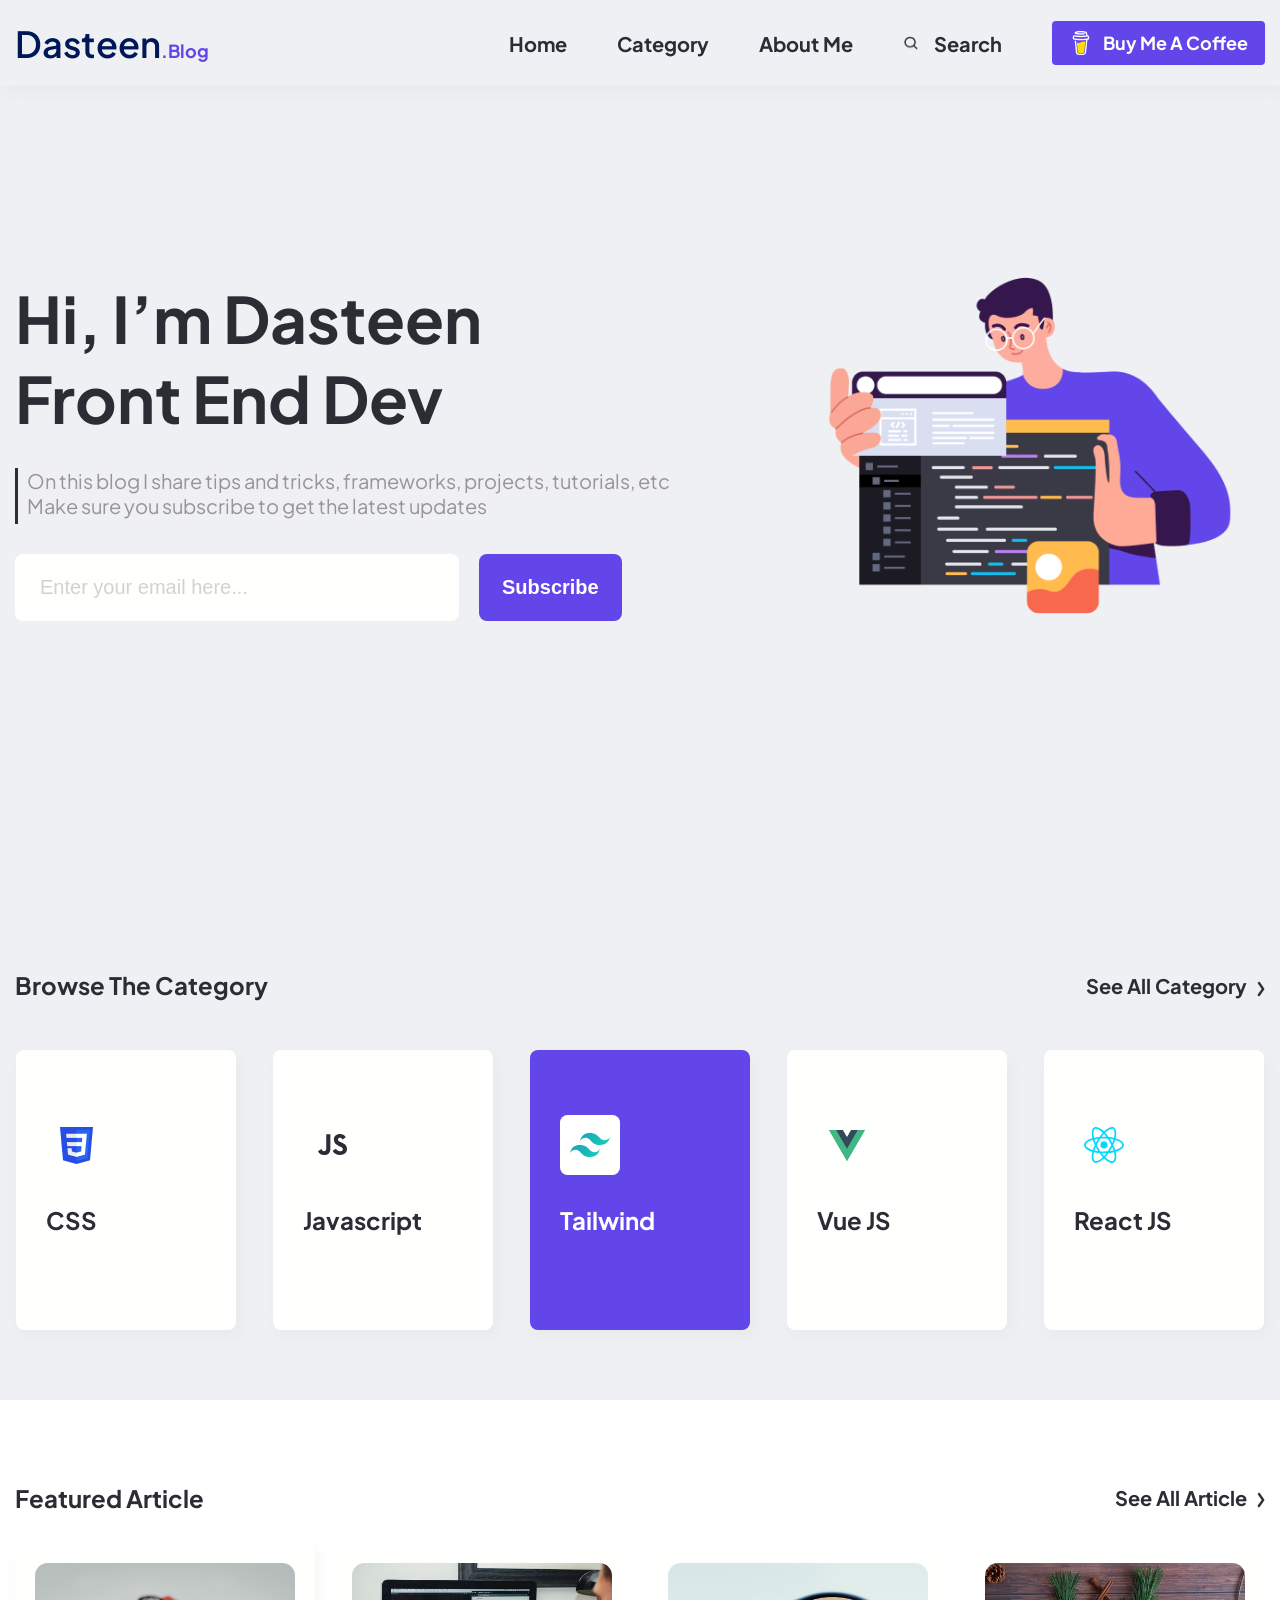
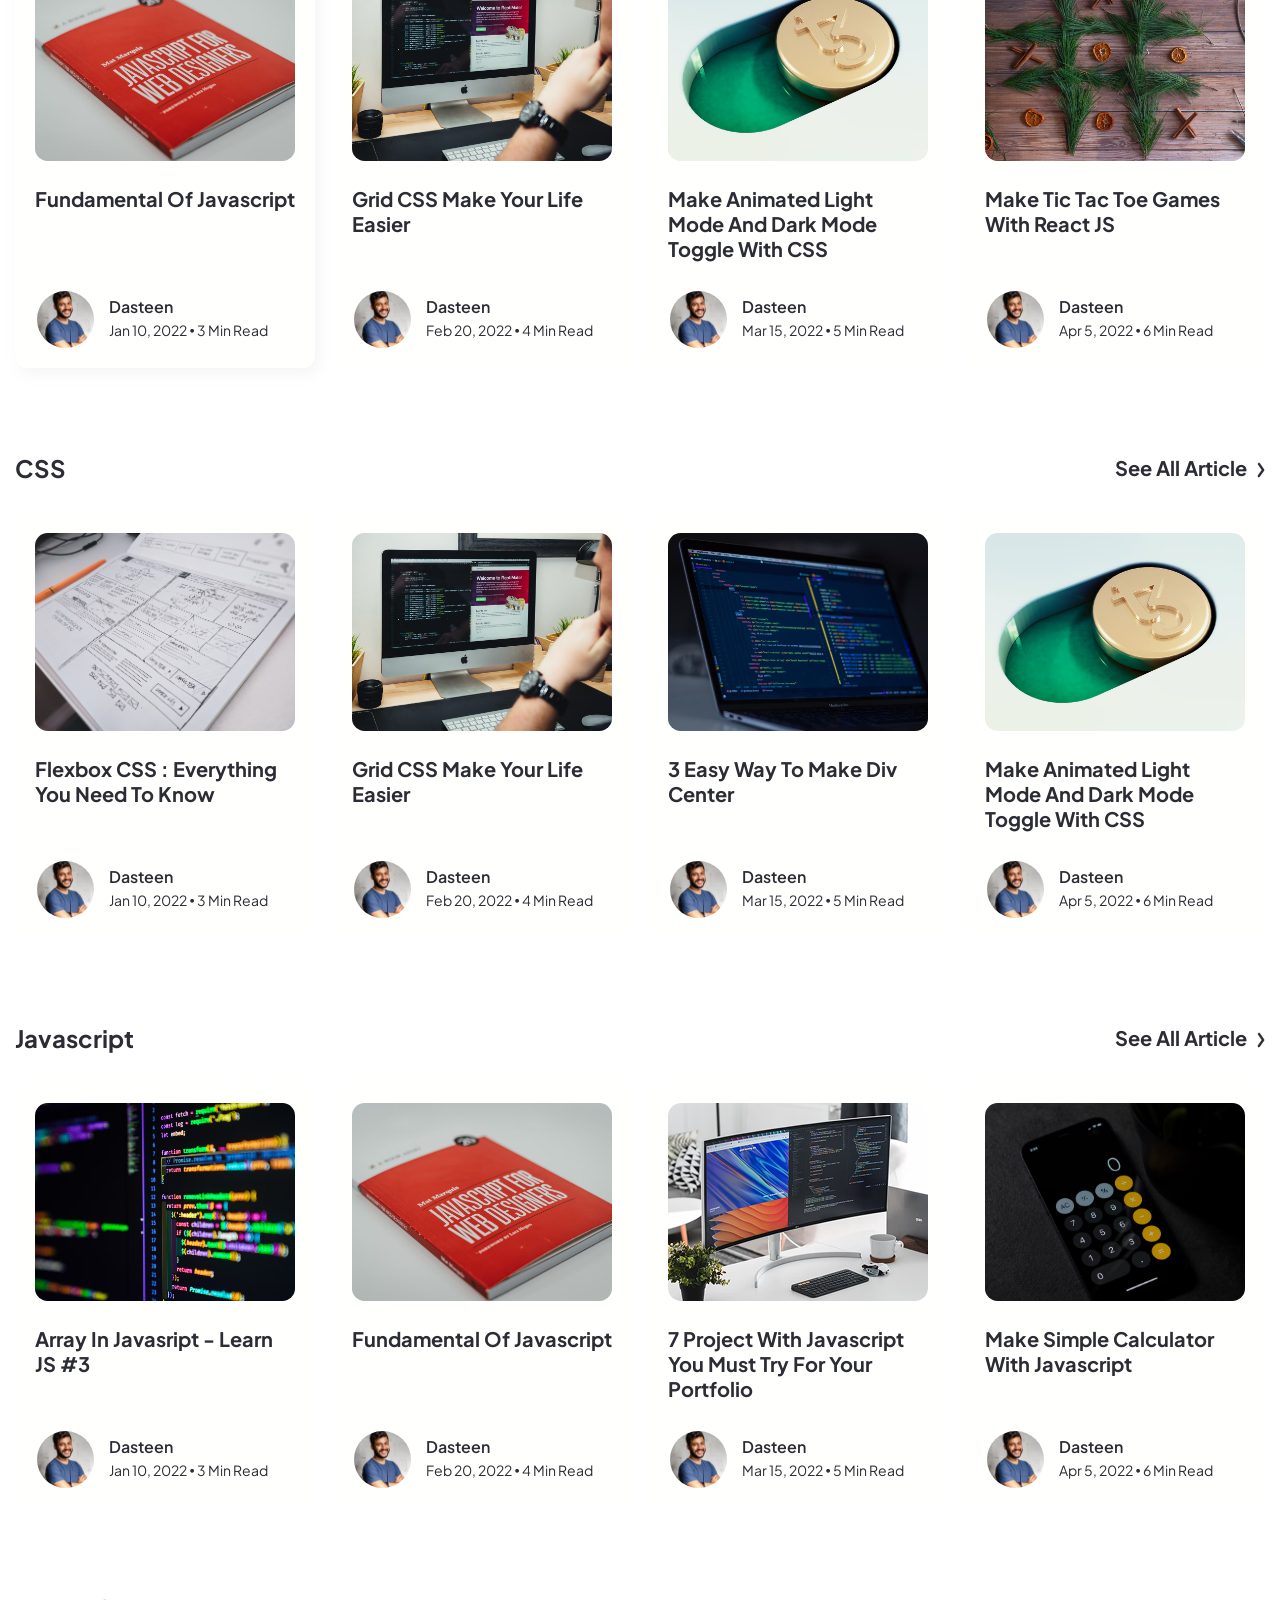
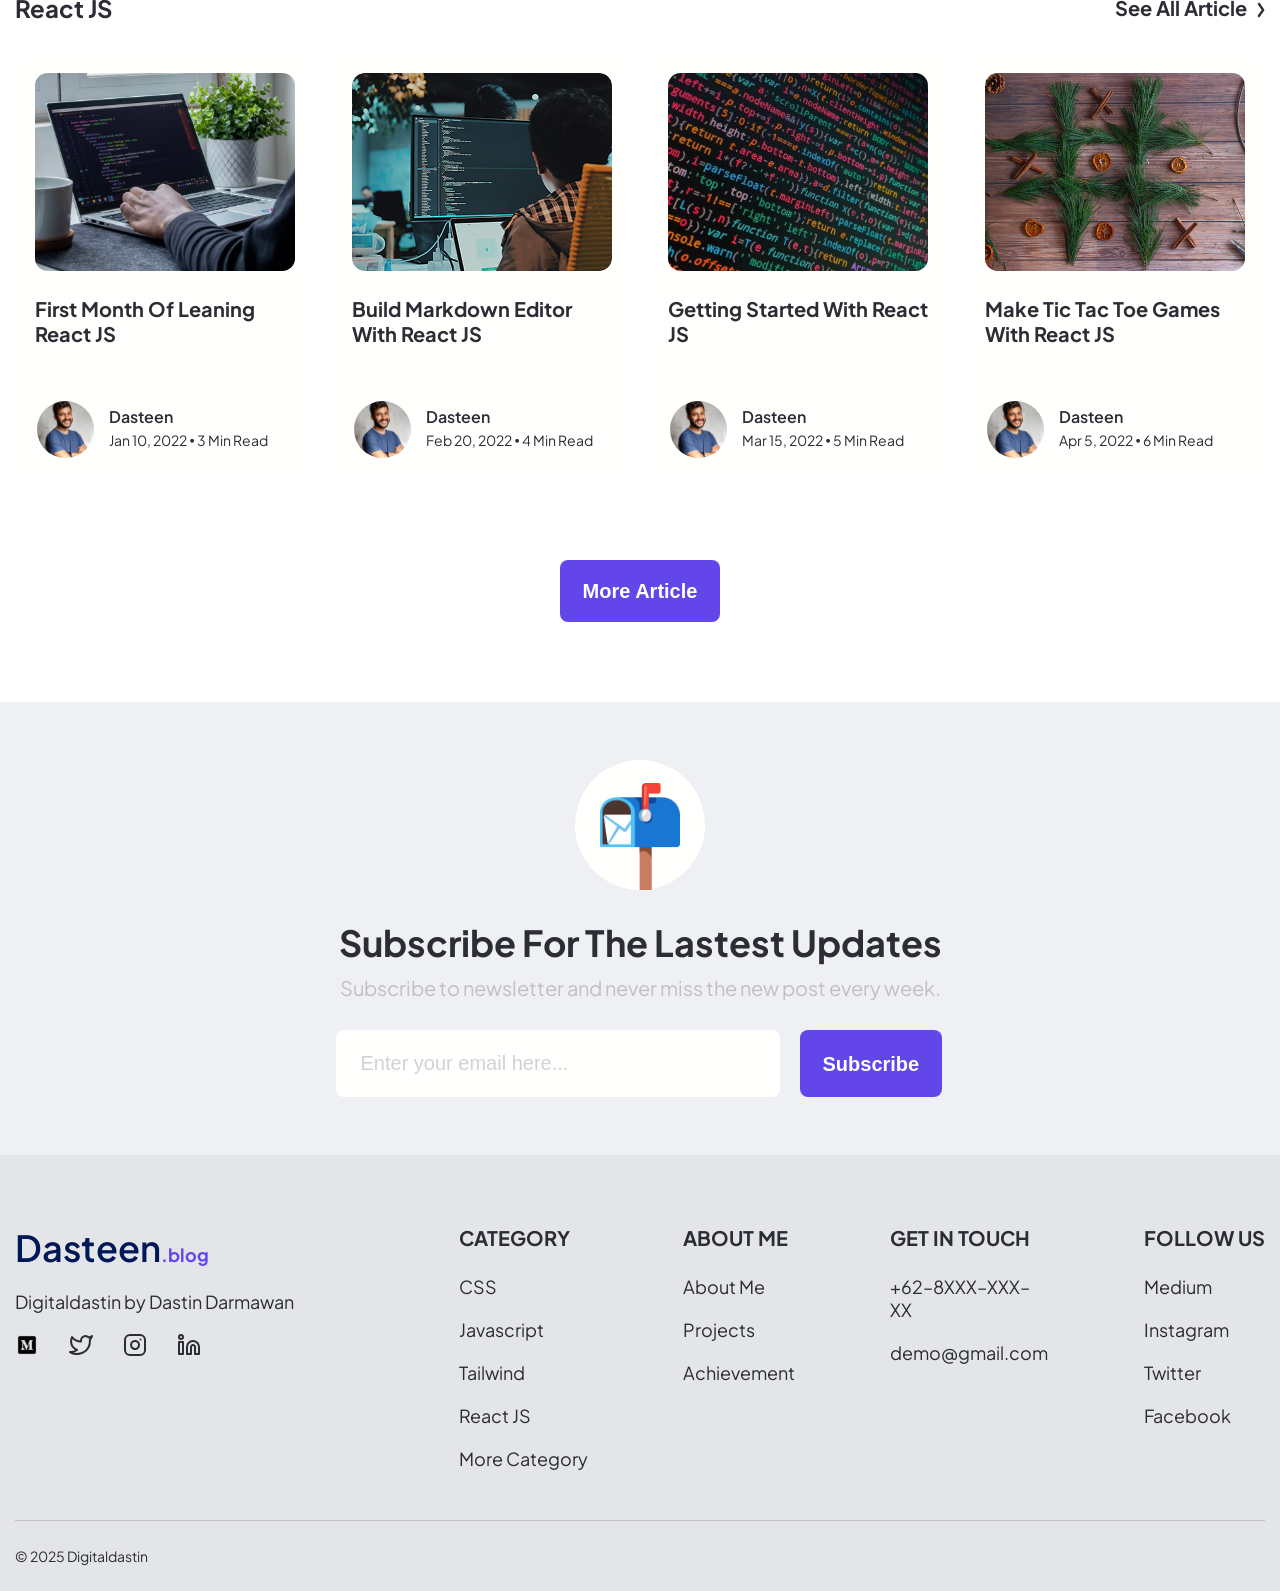
<file: Final-Project/index.html>
<!DOCTYPE html>
<html lang="en">

<head>
    <meta charset="UTF-8">
    <meta name="viewport" content="width=device-width, initial-scale=1.0">
    <title>Dasteen</title>
    <link rel="stylesheet" href="style.css">
    <link rel="stylesheet" href="reset.css">
</head>

<body>

<header>
    <div class="container-header">
        <div class="logo">
            <h2>Dasteen<span>.Blog</span></h2>
        </div>
        <nav class="menu">
            <ul>
                <li><a href="#">Home</a></li>
                <li><a href="#">Category</a></li>
                <li><a href="#">About Me</a></li>
                <li><a href="#"><img src="img/Icon.png" alt="Search icon"> Search</a></li>
            </ul>
        </nav>
        <div class="header-button">
            <img src="img/simple-icons_buymeacoffee.png" alt="cup">
            <p>buy Me a Coffee</p>
        </div>
    </div>
</header>

<div class="hero">
    <div class="container-hero">
        <div class="left-hero">
            <h1>Hi, i’m Dasteen Front end dev</h1>
            <div class="sub-heading">
                <p>On this blog I share tips and tricks, frameworks, projects, tutorials, etc Make sure you
                    subscribe to get the latest updates</p>
            </div>
            <form class="subscribe-form">
                <label for="email" class="visually-hidden">Email address</label>
                <input type="email" id="email" placeholder="Enter your email here..." required>
                <button type="submit">Subscribe</button>
            </form>
        </div>
        <div class="right-hero">
            <img src="img/learn-coding 1.png" alt="learn-coding">
        </div>
    </div>
</div>

<div class="category">
    <div class="container-category">
        <div class="category-head">
            <p class="left-head">Browse the category</p>
            <p class="right-head">see all category <img src="img/Frame 286.svg" alt="arrow"></p>
        </div>
        <div class="category-cards">
            <div class="card">
                <div class="inside-container">
                    <div class="image-container">
                        <img src="img/Frame 291.png" alt="css">
                    </div>
                    <p>CSS</p>
                </div>
            </div>
            <div class="card">
                <div class="inside-container">
                    <div class="image-container">
                        <img src="img/Frame 298.svg" alt="js">
                    </div>
                    <p>javascript</p>
                </div>
            </div>
            <div class="card">
                <div class="inside-container">
                    <div class="image-container">
                        <img src="img/logos_tailwindcss-icon.svg" alt="Tailwind">
                    </div>
                    <p>Tailwind</p>
                </div>
            </div>
            <div class="card">
                <div class="inside-container">
                    <div class="image-container">
                        <img src="img/Frame 292.svg" alt="vue">
                    </div>
                    <p>Vue JS</p>
                </div>
            </div>
            <div class="card">
                <div class="inside-container">
                    <div class="image-container">
                        <img src="img/logos_react.svg" alt="React">
                    </div>
                    <p>React JS</p>
                </div>
            </div>
        </div>
    </div>
</div>

<section class="blog-posts">
    <div class="container-articles">

        <div class="featured-article">
            <div class="article-head">
                <p class="left-head">Featured Article</p>
                <p class="right-head">See All Article <img src="img/Frame 286.svg" alt="arrow"></p>
            </div>
            <div class="articles-grid">
                <div class="articles-card">
                    <img src="img/2806038cec77865e0768f03518392f3c7849900c.png" alt="Fundamental">
                    <h3>Fundamental of javascript</h3>
                    <div class="author">
                        <img src="img/Ellipse 80.svg" alt="author">
                        <div class="author-details">
                            <p>Dasteen</p>
                            <span>Jan 10, 2022 ∙ 3 min read</span>
                        </div>
                    </div>
                </div>
                <div class="articles-card">
                    <img src="img/cf64413f0661b2a98cede2c1632ce790123a3fdb.png" alt="CSS-Grid">
                    <h3>Grid CSS make your life easier</h3>
                    <div class="author">
                        <img src="img/Ellipse 80.svg" alt="author">
                        <div class="author-details">
                            <p>Dasteen</p>
                            <span>Feb 20, 2022 ∙ 4 min read</span>
                        </div>
                    </div>
                </div>
                <div class="articles-card">
                    <img src="img/e2cb76bdd3e330d9b1a8e7bfefd61ab24c5a27ce.png" alt="toggle-css">
                    <h3>Make animated light mode and dark mode toggle with CSS</h3>
                    <div class="author">
                        <img src="img/Ellipse 80.svg" alt="author">
                        <div class="author-details">
                            <p>Dasteen</p>
                            <span>Mar 15, 2022 ∙ 5 min read</span>
                        </div>
                    </div>
                </div>
                <div class="articles-card">
                    <img src="img/96e5218b23e9cc16cd8058b3d40361b727540df9.png" alt="React-js">
                    <h3>Make tic tac toe games with react JS</h3>
                    <div class="author">
                        <img src="img/Ellipse 80.svg" alt="author">
                        <div class="author-details">
                            <p>Dasteen</p>
                            <span>Apr 5, 2022 ∙ 6 min read</span>
                        </div>
                    </div>
                </div>
            </div>
        </div>


        <div class="css-article">
            <div class="article-head">
                <p class="left-head">CSS</p>
                <p class="right-head">See All Article <img src="img/Frame 286.svg" alt="arrow"></p>
            </div>
            <div class="articles-grid">
                <div class="articles-card">
                    <img src="img/a516f91fc8f3cf2b26a21bf9390bc7905ad61e62.png" alt="Flexbox">
                    <h3>Flexbox cSS : Everything you need to know</h3>
                    <div class="author">
                        <img src="img/Ellipse 80.svg" alt="author">
                        <div class="author-details">
                            <p>Dasteen</p>
                            <span>Jan 10, 2022 ∙ 3 min read</span>
                        </div>
                    </div>
                </div>
                <div class="articles-card">
                    <img src="img/cf64413f0661b2a98cede2c1632ce790123a3fdb.png" alt="CSS-Grid">
                    <h3>Grid CSS make your life easier</h3>
                    <div class="author">
                        <img src="img/Ellipse 80.svg" alt="author">
                        <div class="author-details">
                            <p>Dasteen</p>
                            <span>Feb 20, 2022 ∙ 4 min read</span>
                        </div>
                    </div>
                </div>
                <div class="articles-card">
                    <img src="img/0fa88e4667257131fbb66af00f2dc00c40df76fd.png" alt="toggle-css">
                    <h3>3 easy way to make div center</h3>
                    <div class="author">
                        <img src="img/Ellipse 80.svg" alt="author">
                        <div class="author-details">
                            <p>Dasteen</p>
                            <span>Mar 15, 2022 ∙ 5 min read</span>
                        </div>
                    </div>
                </div>
                <div class="articles-card">
                    <img src="img/e2cb76bdd3e330d9b1a8e7bfefd61ab24c5a27ce.png" alt="React-js">
                    <h3>Make animated light mode and dark mode toggle with CSS</h3>
                    <div class="author">
                        <img src="img/Ellipse 80.svg" alt="author">
                        <div class="author-details">
                            <p>Dasteen</p>
                            <span>Apr 5, 2022 ∙ 6 min read</span>
                        </div>
                    </div>
                </div>
            </div>
        </div>


        <div class="javascript-article">
            <div class="article-head">
                <p class="left-head">javascript</p>
                <p class="right-head">See All Article <img src="img/Frame 286.svg" alt="arrow"></p>
            </div>
            <div class="articles-grid">
                <div class="articles-card">
                    <img src="img/f7522ddfbd7e1e7879d8dcd0b3bc7b84f3e28a60.png" alt="Fundamental">
                    <h3>array in javasript - Learn JS #3</h3>
                    <div class="author">
                        <img src="img/Ellipse 80.svg" alt="author">
                        <div class="author-details">
                            <p>Dasteen</p>
                            <span>Jan 10, 2022 ∙ 3 min read</span>
                        </div>
                    </div>
                </div>
                <div class="articles-card">
                    <img src="img/2806038cec77865e0768f03518392f3c7849900c.png" alt="CSS-Grid">
                    <h3>Fundamental of javascript</h3>
                    <div class="author">
                        <img src="img/Ellipse 80.svg" alt="author">
                        <div class="author-details">
                            <p>Dasteen</p>
                            <span>Feb 20, 2022 ∙ 4 min read</span>
                        </div>
                    </div>
                </div>
                <div class="articles-card">
                    <img src="img/computer.png" alt="toggle-css">
                    <h3>7 project with javascript you must try for your portfolio</h3>
                    <div class="author">
                        <img src="img/Ellipse 80.svg" alt="author">
                        <div class="author-details">
                            <p>Dasteen</p>
                            <span>Mar 15, 2022 ∙ 5 min read</span>
                        </div>
                    </div>
                </div>
                <div class="articles-card">
                    <img src="img/1023a06241f67854e1b4e704ab504aab42b7b07f.png" alt="React-js">
                    <h3>make simple calculator with javascript</h3>
                    <div class="author">
                        <img src="img/Ellipse 80.svg" alt="author">
                        <div class="author-details">
                            <p>Dasteen</p>
                            <span>Apr 5, 2022 ∙ 6 min read</span>
                        </div>
                    </div>
                </div>
            </div>
        </div>


        <div class="react-article">
            <div class="article-head">
                <p class="left-head">React JS</p>
                <p class="right-head">See All Article <img src="img/Frame 286.svg" alt="arrow"></p>
            </div>
            <div class="articles-grid">
                <div class="articles-card">
                    <img src="img/75b763b6789fda4d6e7fb1df44a3c25923a762d4.png" alt="Fundamental">
                    <h3>first month of leaning react jS</h3>
                    <div class="author">
                        <img src="img/Ellipse 80.svg" alt="author">
                        <div class="author-details">
                            <p>Dasteen</p>
                            <span>Jan 10, 2022 ∙ 3 min read</span>
                        </div>
                    </div>
                </div>
                <div class="articles-card">
                    <img src="img/man-behind-pc.png" alt="CSS-Grid">
                    <h3>build markdown editor with react JS</h3>
                    <div class="author">
                        <img src="img/Ellipse 80.svg" alt="author">
                        <div class="author-details">
                            <p>Dasteen</p>
                            <span>Feb 20, 2022 ∙ 4 min read</span>
                        </div>
                    </div>
                </div>
                <div class="articles-card">
                    <img src="img/febe4c0db484b3e82a0a8f09e0b3cea56c28db1a.png" alt="toggle-css">
                    <h3>getting started with react JS</h3>
                    <div class="author">
                        <img src="img/Ellipse 80.svg" alt="author">
                        <div class="author-details">
                            <p>Dasteen</p>
                            <span>Mar 15, 2022 ∙ 5 min read</span>
                        </div>
                    </div>
                </div>
                <div class="articles-card">
                    <img src="img/96e5218b23e9cc16cd8058b3d40361b727540df9.png" alt="React-js">
                    <h3>Make tic tac toe games with react JS</h3>
                    <div class="author">
                        <img src="img/Ellipse 80.svg" alt="author">
                        <div class="author-details">
                            <p>Dasteen</p>
                            <span>Apr 5, 2022 ∙ 6 min read</span>
                        </div>
                    </div>
                </div>
            </div>
        </div>

        <div class="article-button">
            <button>More Article</button>
        </div>

    </div>
</section>

<div class="subscribe-container">
    <div class="subscribe-block">
        <div class="post-image">
            <img src="img/e8033d94bd95aa9f6cf5c4a56d02113091d8b0c9.png" alt="post">
        </div>
        <div class="subscribe-text">
            <h2>Subscribe For the lastest updates</h2>
            <p>Subscribe to newsletter and never miss the new post every week.</p>
        </div>
        <form class="subscribe-form">
            <label for="email" class="visually-hidden">Email address</label>
            <input type="email" id="email" placeholder="Enter your email here..." required>
            <button type="submit">Subscribe</button>
        </form>

    </div>
</div>


<footer class="footer">
    <div class="footer-inner">
        <div class="footer-left">
            <h2>Dasteen<span>.blog</span></h2>
            <p>Digitaldastin by Dastin Darmawan</p>
            <div class="social-icons">
                <a href="#"><img src="img/Medium Monogram.png" alt="Medium"></a>
                <a href="#"><img src="img/Vector.svg" alt="Twitter"></a>
                <a href="#"><img src="img/instagram.svg" alt="Instagram"></a>
                <a href="#"><img src="img/linkedin.svg" alt="LinkedIn"></a>
            </div>
        </div>

        <div class="footer-columns">
            <div class="footer-col">
                <h4>CATEGORY</h4>
                <ul>
                    <li>CSS</li>
                    <li>Javascript</li>
                    <li>Tailwind</li>
                    <li>React JS</li>
                    <li>More Category</li>
                </ul>
            </div>
            <div class="footer-col">
                <h4>ABOUT ME</h4>
                <ul>
                    <li>About Me</li>
                    <li>Projects</li>
                    <li>Achievement</li>
                </ul>
            </div>
            <div class="footer-col">
                <h4>GET IN TOUCH</h4>
                <ul>
                    <li>+62–8XXX–XXX–XX</li>
                    <li>demo@gmail.com</li>
                </ul>
            </div>
            <div class="footer-col">
                <h4>FOLLOW US</h4>
                <ul>
                    <li>Medium</li>
                    <li>Instagram</li>
                    <li>Twitter</li>
                    <li>Facebook</li>
                </ul>
            </div>
        </div>

    </div>

    <div class="footer-bottom">
        <hr>
        <p>© 2025 Digitaldastin</p>
    </div>
</footer>

</body>

</html>
</file>
<file: Final-Project/style.css>
@import url('https://fonts.googleapis.com/css2?family=Plus+Jakarta+Sans:ital,wght@0,200..800;1,200..800&display=swap');

body {
    font-family: "Plus Jakarta Sans", sans-serif;
}

/* HEADER */
header {
    position: fixed;
    top: 0;
    left: 0;
    z-index: 100;
    display: flex;
    align-items: center;
    justify-content: center;
    width: 100%;
    height: 86px;
    background: #EFF0F3;
    box-shadow: 4px 6px 13px 0 rgb(215 215 215 / 25%);
}

.container-header {
    display: flex;
    align-items: center;
    justify-content: space-between;
    width: 1250px;
}

.logo h2 {
    font-size: 36px;
    font-style: normal;
    font-weight: 600;
    line-height: normal;
    color: #001858;
}

.logo span {
    width: 48px;
    height: 27px;
    font-size: 18px;
    font-style: normal;
    font-weight: 700;
    line-height: normal;
    color: #6246EA;
}

.menu {
    margin: 0 50px 0 300px;
}

.menu ul {
    display: flex;
    gap: 50px;
}

.menu ul li a {
    font-size: 20px;
    font-style: normal;
    font-weight: 700;
    line-height: normal;
    color: #2B2C34;
    text-transform: capitalize;
}

.menu img {
    width: 17px;
    height: 17px;
    margin-right: 10px;
}

.header-button {
    display: flex;
    gap: 10px;
    align-items: flex-start;
    padding: 10px 17px;
    background: #6246EA;
    border-radius: 4px;
}

.header-button img {
    width: 24px;
    height: 24px;
}

.header-button p {
    font-size: 18px;
    font-style: normal;
    font-weight: 700;
    line-height: normal;
    color: #FFFFFE;
    text-transform: capitalize;
}

/* HERO */

.hero {
    display: flex;
    align-items: center;
    justify-content: center;
    width: 100%;
    background: #EFF0F3;
}

.container-hero {
    display: flex;
    gap: 116px;
    align-items: center;
    justify-content: space-between;
    width: 1250px;
    height: 900px;
}

.left-hero {
    display: flex;
    flex-direction: column;
    gap: 30px;
    width: 664px;
    height: 345px;
}

.left-hero h1 {
    width: 617px;
    font-size: 64px;
    font-style: normal;
    font-weight: 700;
    line-height: normal;
    color: #2B2C34;
    text-transform: capitalize;
}

.sub-heading {
    position: relative;
    width: 100%;
    height: 56px;
    padding-left: 12px;

}

.sub-heading::before {
    position: absolute;
    top: 0;
    bottom: 0;
    left: 0;
    width: 3px;
    content: "";
    background-color: #2B2C34;
}

.sub-heading p {
    font-size: 20px;
    font-style: normal;
    font-weight: 400;
    line-height: normal;
    color: #9A9494;
}

.subscribe-form {
    display: flex;
    gap: 20px;
    width: 609px;
}

.visually-hidden {
    position: absolute;
    width: 1px;
    height: 1px;
    padding: 0;
    margin: -1px;
    overflow: hidden;
    white-space: nowrap;
    border: 0;
    clip: rect(0, 0, 0, 0);
}

.subscribe-form input {
    width: 444px;
    height: 67px;
    padding: 25px 200px 21px 25px;
    outline: none;
    background: #FFFFFE;
    border: none;
    border-radius: 8px;
}

.subscribe-form input::placeholder {
    font-size: 20px;
    font-style: normal;
    font-weight: 400;
    line-height: normal;
    color: #C0C0C0;
    opacity: 0.7;
}

.subscribe-form button {
    height: 67px;
    padding: 20px 23px 19px;
    font-size: 20px;
    font-style: normal;
    font-weight: 700;
    line-height: normal;
    color: #FFFFFE;
    text-transform: capitalize;
    cursor: pointer;
    background: #6246EA;
    border: none;
    border-radius: 8px;
}

.right-hero {
    display: flex;
    align-items: center;
    justify-content: center;
    width: 470px;
    padding: 12.874px 18.074px 10.757px 17.649px;
    margin: 250px 0 263px;
}

/* CATEGORY */

.category {
    display: flex;
    align-items: center;
    justify-content: center;
    width: 100%;
    background: #EFF0F3;
}

.container-category {
    display: flex;
    flex-direction: column;
    gap: 50px;
    align-items: center;
    justify-content: center;
    width: 1250px;
    height: 500px;
}

.category-head {
    display: flex;
    align-items: center;
    justify-content: space-between;
    width: 1250px;
}

.category-head .left-head {
    font-size: 24px;
    font-style: normal;
    font-weight: 700;
    line-height: normal;
    color: #2B2C34;
    text-transform: capitalize;
}

.category-head .right-head {
    font-size: 20px;
    font-style: normal;
    font-weight: 700;
    line-height: normal;
    color: #2B2C34;
    text-transform: capitalize;
}

.category-head .right-head img {
    margin-left: 6px;
    transform: translateY(3px);
}

.category-cards {
    display: flex;
    gap: 37px;
    align-items: center;
    justify-content: center;
}

.card {
    width: 220px;
    height: 280px;
    padding: 65px 130px 95px 30px;
    background: #FFFFFE;
    border-radius: 8px;
    box-shadow: 4px 6px 13px 0 rgb(215 215 215 / 25%);
}

.inside-container {
    display: flex;
    flex-direction: column;
    gap: 30px;
    align-items: flex-start;
}

.inside-container .image-container {
    display: flex;
    align-items: center;
    justify-content: center;
    width: 60px;
    height: 60px;
    background: #FFFFFE;
    border-radius: 7.458px;
}


.inside-container p {
    font-size: 24px;
    font-style: normal;
    font-weight: 700;
    line-height: normal;
    color: #2B2C34;
    text-transform: capitalize;
    white-space: nowrap;
}

.card:nth-child(3) {
    background: #6246EA;
}

.card:nth-child(3) p {
    color: #FFFFFE;
}

/* BLOG-POST */

.blog-posts {
    display: flex;
    align-items: center;
    justify-content: center;
    width: 100%;
    padding: 80px 0;
}

.container-articles{
    display: flex;
    flex-direction: column;
    gap: 80px;
    align-items: center;
    justify-content: center;
    width: 1250px;
}

.featured-article, .css-article, .javascript-article, .react-article {
    display: flex;
    flex-direction: column;
    gap: 30px;
    align-items: center;
    justify-content: center;
    height: 490px;
}

.article-head {
    display: flex;
    align-items: center;
    justify-content: space-between;
    width: 1250px;
}

.article-head .left-head {
    font-size: 24px;
    font-style: normal;
    font-weight: 700;
    line-height: normal;
    color: #2B2C34;
    text-transform: capitalize;
}

.article-head .right-head {
    font-size: 20px;
    font-style: normal;
    font-weight: 700;
    line-height: normal;
    color: #2B2C34;
    text-transform: capitalize;
}

.article-head .right-head img {
    margin-left: 6px;
    transform: translateY(2px);
}


.articles-grid {
    display: grid;
    grid-template-columns: repeat(auto-fill, minmax(300px, 1fr));
    gap: 16px;
    align-items: start;
    justify-content: center;
    width: 100%;
}

.articles-card{
    display: flex;
    flex-direction: column;
    align-items: center;
    justify-content: center;
    width: 300px;
    height: 425px;
    padding: 20px;
    background: #FFFFFE;
    border-radius: 12px;
}


.articles-card img{
    width: 260px;
    height: 198px;
    margin-bottom: 25px;
    object-fit: cover;
    object-position: center center;
    border-radius: 12.599px;
}

.articles-card h3{
    width: 260px;
    min-height: 75px;
    font-size: 20px;
    font-style: normal;
    font-weight: 700;
    line-height: normal;
    color: #2B2C34;
    text-transform: capitalize;

}

.author{
    display: flex;
    gap: 15px;
    justify-content: center;
    width: 260px;
    height: 57px;
    margin-top: auto;
}

.author img{
    width: 57px;
    height: 57px;
}

.author-details{
    display: flex;
    flex-direction: column;
    gap: 4.2px;
    justify-content: center;
}

.author-details p{
    width: 73px;
    height: 21px;
    font-size: 16px;
    font-style: normal;
    font-weight: 600;
    line-height: normal;
    color:#2B2C34;
}

.author-details span{
    width: 184px;
    height: 21px;
    font-size: 14px;
    font-style: normal;
    font-weight: 400;
    line-height: normal;
    color:#2B2C34;
    text-transform: capitalize;
}

.featured-article .articles-card:nth-child(1){
    box-shadow: 4px 6px 13px 0 rgb(215 215 215 / 25%);
}

.article-button button{
    display: flex;
    align-items: center;
    justify-content: center;
    padding: 20px 23px 19px;
    font-size: 20px;
    font-style: normal;
    font-weight: 700;
    line-height: normal;
    color: #FFFFFE;
    text-transform: capitalize;
    background:#6246EA;
    border: none;
    border-radius: 8px;
}

/* SUBSCRIBE-CONTAINER */

.subscribe-container{
    display: flex;
    align-items: center;
    justify-content: center;
    width: 100%;
    height: 453px;
    padding: 58px 0;
    background: #EFF0F3;
}

.subscribe-block{
    display: flex;
    flex-direction: column;
    gap: 30px;
    align-items: center;
    justify-content: center;
    width: 696px;
    height: 337px;
}

.post-image{
    display: flex;
    align-items: flex-end;
    justify-content: center;
    width: 130px;
    height: 130px;
    background-color: #FFFFFE;
    border-radius: 50%
}

.post-image img{
    width: 80.066px;
    height: 106.755px;
}

.subscribe-container .subscribe-text{
    display: flex;
    flex-direction: column;
    gap: 10px;
    align-items: center;
    justify-content: center;
}

.subscribe-container h2{
    font-size: 36px;
    font-style: normal;
    font-weight: 700;
    line-height: normal;
    color: #2B2C34;
    text-transform: capitalize;
}

.subscribe-container p{
    font-size: 20px;
    font-style: normal;
    font-weight: 400;
    line-height: normal;
    color:#C0C0C0;
    text-align: center;
}


/* FOOTER */


.footer {
    padding: 70px 0 26px;
    background: #E4E5E9;
}

.footer-inner {
    display: flex;
    gap: 160px;
    justify-content: space-between;
    width: 1250px;
    margin: 0 auto;
}

.footer-left {
    display: flex;
    flex-direction: column;
    gap: 20px;
    align-items: flex-start;
    width: 284px;
    height: 138px;
}

.footer-left h2 {
    font-size: 36px;
    font-style: normal;
    font-weight: 600;
    line-height: normal;
    color: #001858;
}

.footer-left h2 span {
    width: 47px;
    height: 27px;
    font-size: 18px;
    font-style: normal;
    font-weight: 700;
    line-height: normal;
    color: #6246EA;
}

.footer-left p {
    width: 284px;
    font-size: 18px;
    font-style: normal;
    font-weight: 400;
    line-height: normal;
    color: #2B2C34;
}

.social-icons {
    display: flex;
    gap: 30px;
    align-items: center;
}

.footer-left .social-icons a{
    width: 24px;
}

.footer-columns {
    display: grid;
    grid-template-columns: repeat(4, minmax(0, max-content));
    gap: 95px;
}

.footer-col h4 {
    margin-bottom: 25px;
    font-size: 20px;
    font-style: normal;
    font-weight: 700;
    line-height: normal;
    color: #2B2C34;
    text-transform: uppercase;
}

.footer-col ul {
    display: flex;
    flex-direction: column;
    gap: 20px;
    list-style: none;

}

.footer-col ul li {
    font-size: 18px;
    font-style: normal;
    font-weight: 400;
    line-height: normal;
    color:#2B2C34;
}

.footer-bottom {
    width: 1250px;
    margin: 50px auto 0;
}

.footer-bottom hr {
    margin-bottom: 26px;
    border: none;
    border-top: 1px solid #C0C0C0;
}

.footer-bottom p {
    font-size: 14px;
    font-style: normal;
    font-weight: 400;
    line-height: normal;
    color:#2B2C34;
}
</file>
